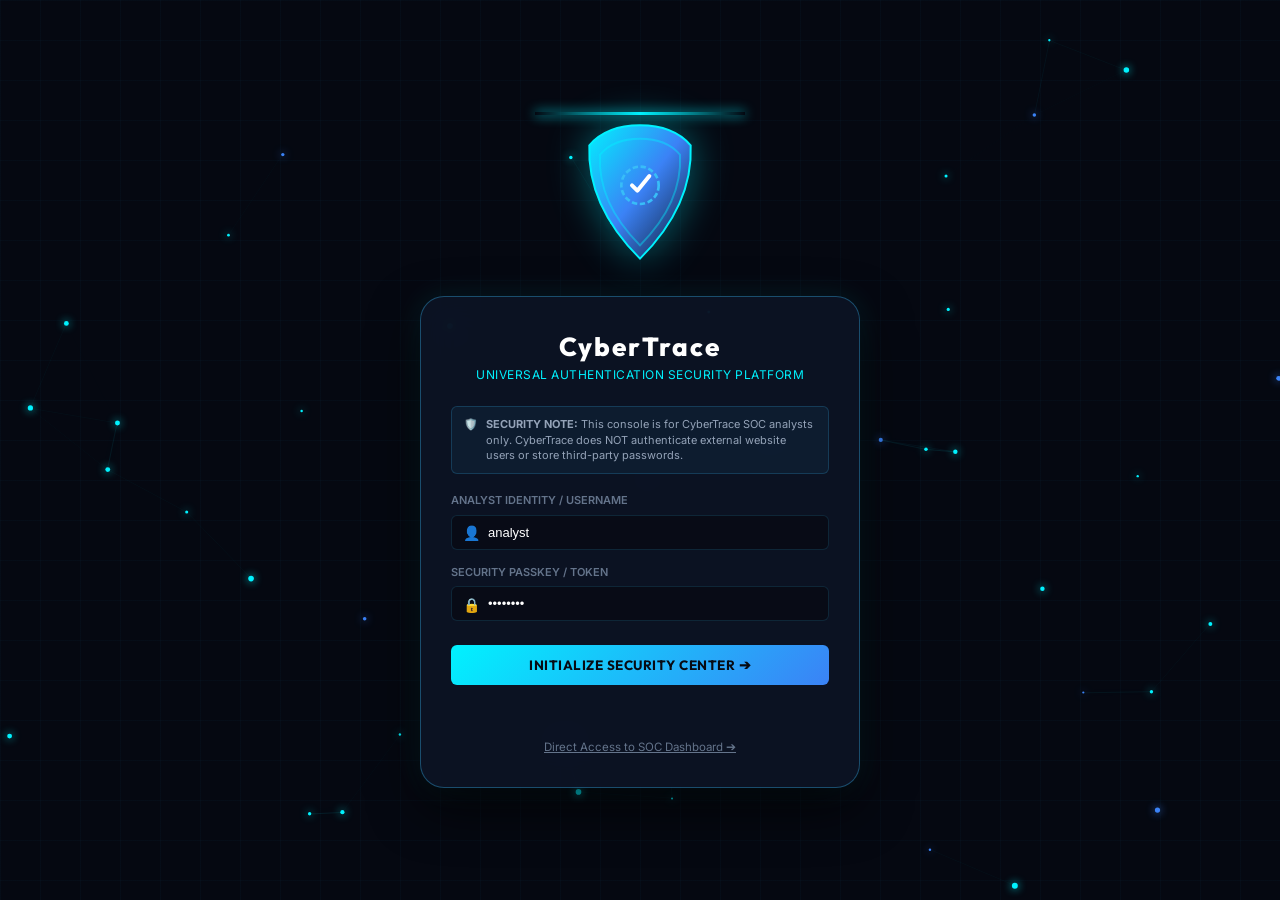
<file: frontend/login.html>
<!DOCTYPE html>
<html lang="en">
<head>
  <meta charset="UTF-8">
  <meta name="viewport" content="width=device-width, initial-scale=1.0">
  <title>CyberTrace — 3D Security Operations Center Login</title>
  <link rel="stylesheet" href="css/style.css">
  <link rel="icon" href="data:image/svg+xml,<svg xmlns='http://www.w3.org/2000/svg' viewBox='0 0 100 100'><text y='.9em' font-size='90'>🛡️</text></svg>">
</head>
<body style="display:flex; align-items:center; justify-content:center; height:100vh; background:#050811; overflow:hidden;">

  <canvas id="loginCyberCanvas" class="cyber-canvas-bg"></canvas>

  <div class="login-container-3d">
    <!-- 3D Rotating Security Shield & Laser Scanner -->
    <div class="shield-perspective-rig">
      <div class="shield-3d-model">
        <svg class="shield-svg-graphic" viewBox="0 0 100 120">
          <defs>
            <linearGradient id="shieldCyberGrad" x1="0%" y1="0%" x2="100%" y2="100%">
              <stop offset="0%" stop-color="#00f2fe" />
              <stop offset="50%" stop-color="#3b82f6" />
              <stop offset="100%" stop-color="#0f172a" />
            </linearGradient>
          </defs>
          <path d="M 50 10 Q 75 10 88 25 Q 90 70 50 110 Q 10 70 12 25 Q 25 10 50 10 Z" fill="url(#shieldCyberGrad)" stroke="#00f2fe" stroke-width="1.5"/>
          <path d="M 50 20 Q 70 20 80 32 Q 82 68 50 100 Q 18 68 20 32 Q 30 20 50 20 Z" fill="none" stroke="rgba(0, 242, 254, 0.4)" stroke-width="1.5"/>
          <circle cx="50" cy="55" r="14" fill="none" stroke="#38bdf8" stroke-width="2" stroke-dasharray="4 2"/>
          <path d="M 44 55 L 48 59 L 57 48" fill="none" stroke="#fff" stroke-width="3" stroke-linecap="round" stroke-linejoin="round"/>
        </svg>
      </div>
      <div class="scanning-laser-beam"></div>
    </div>

    <!-- Login Form Card -->
    <div class="login-glass-box">
      <div class="login-brand-head">
        <h2>CyberTrace</h2>
        <p>UNIVERSAL AUTHENTICATION SECURITY PLATFORM</p>
      </div>

      <div class="security-policy-disclaimer">
        <span>🛡️</span>
        <span><b>SECURITY NOTE:</b> This console is for CyberTrace SOC analysts only. CyberTrace does NOT authenticate external website users or store third-party passwords.</span>
      </div>

      <form id="sentinelLoginForm">
        <div class="form-field">
          <label for="loginUsername">ANALYST IDENTITY / USERNAME</label>
          <div class="input-with-icon">
            <span class="field-icon">👤</span>
            <input type="text" id="loginUsername" value="analyst" required autocomplete="off">
          </div>
        </div>

        <div class="form-field">
          <label for="loginKey">SECURITY PASSKEY / TOKEN</label>
          <div class="input-with-icon">
            <span class="field-icon">🔒</span>
            <input type="password" id="loginKey" value="••••••••" required>
          </div>
        </div>

        <button type="submit" class="btn-login-submit" id="btnLoginSubmit">
          INITIALIZE SECURITY CENTER ➔
        </button>
      </form>

      <div class="login-stage-progress" id="loginProgressStatus"></div>

      <div style="text-align:center; margin-top:14px;">
        <a href="dashboard.html" style="color:var(--text-muted); font-size:11.5px; text-decoration:underline;">
          Direct Access to SOC Dashboard ➔
        </a>
      </div>
    </div>
  </div>

  <script src="js/app.js"></script>
  <script src="js/login.js"></script>
  <script>
    document.getElementById('sentinelLoginForm').addEventListener('submit', (e) => {
      e.preventDefault();
      const statusEl = document.getElementById('loginProgressStatus');
      const stages = [
        { text: "AUTHENTICATING IDENTITY...", delay: 300 },
        { text: "VERIFYING CRYPTOGRAPHIC SESSION...", delay: 700 },
        { text: "LOADING SECURITY OPERATIONS CENTER...", delay: 1100 },
        { text: "INITIALIZING ACCESS LOG MONITOR...", delay: 1500 },
        { text: "SECURITY CENTER READY ✓", delay: 1900 }
      ];
      stages.forEach(s => setTimeout(() => statusEl.textContent = s.text, s.delay));
      setTimeout(() => { window.location.href = 'dashboard.html'; }, 2200);
    });
  </script>
</body>
</html>
</file>
<file: frontend/css/style.css>
/* ==========================================================================
   SENTINEL — Universal Authentication Security & Access Monitoring Platform
   Cybersecurity SOC Enterprise Design System (Vanilla CSS3)
   ========================================================================== */

@import url('https://fonts.googleapis.com/css2?family=Inter:wght@300;400;500;600;700;800&family=Outfit:wght@400;600;700;800&family=JetBrains+Mono:wght@400;500;600&display=swap');

:root {
  /* Color Palette - Curated SOC Dark Theme */
  --bg-primary: #070b13;
  --bg-secondary: #0c1220;
  --bg-card: rgba(15, 23, 42, 0.75);
  --bg-card-hover: rgba(22, 33, 58, 0.85);
  --bg-glass: rgba(13, 21, 38, 0.65);
  --border-glass: rgba(56, 189, 248, 0.15);
  --border-glass-bright: rgba(56, 189, 248, 0.35);

  /* Neon Cyber Accents */
  --cyan-primary: #00f2fe;
  --cyan-glow: rgba(0, 242, 254, 0.4);
  --blue-primary: #3b82f6;
  --blue-glow: rgba(59, 130, 246, 0.35);

  /* Threat & Status Tiers */
  --risk-safe: #10b981;
  --risk-safe-glow: rgba(16, 185, 129, 0.3);
  --risk-low: #06b6d4;
  --risk-medium: #f59e0b;
  --risk-medium-glow: rgba(245, 158, 11, 0.3);
  --risk-high: #f97316;
  --risk-critical: #ef4444;
  --risk-critical-glow: rgba(239, 68, 68, 0.45);

  /* Typography */
  --text-primary: #f8fafc;
  --text-secondary: #94a3b8;
  --text-muted: #64748b;
  --text-cyan: #38bdf8;

  --font-sans: 'Inter', -apple-system, BlinkMacSystemFont, sans-serif;
  --font-display: 'Outfit', sans-serif;
  --font-mono: 'JetBrains Mono', monospace;

  /* Layout */
  --sidebar-width: 260px;
  --header-height: 70px;
  --radius-sm: 6px;
  --radius-md: 10px;
  --radius-lg: 16px;
  --radius-xl: 24px;

  /* Transitions */
  --trans-fast: 0.18s ease;
  --trans-normal: 0.28s cubic-bezier(0.16, 1, 0.3, 1);
}

*, *::before, *::after {
  box-sizing: border-box;
  margin: 0;
  padding: 0;
}

html, body {
  width: 100%;
  height: 100%;
  background-color: var(--bg-primary);
  color: var(--text-primary);
  font-family: var(--font-sans);
  font-size: 14px;
  line-height: 1.5;
  overflow-x: hidden;
  -webkit-font-smoothing: antialiased;
}

/* Background Cyber Grid */
body::before {
  content: '';
  position: fixed;
  top: 0;
  left: 0;
  width: 100%;
  height: 100%;
  background-image: 
    linear-gradient(rgba(56, 189, 248, 0.03) 1px, transparent 1px),
    linear-gradient(90deg, rgba(56, 189, 248, 0.03) 1px, transparent 1px);
  background-size: 40px 40px;
  pointer-events: none;
  z-index: 0;
}

/* ==========================================================================
   GLASSMORPHISM & PANELS
   ========================================================================== */
.glass-panel {
  background: var(--bg-card);
  backdrop-filter: blur(14px);
  -webkit-backdrop-filter: blur(14px);
  border: 1px solid var(--border-glass);
  border-radius: var(--radius-lg);
  box-shadow: 0 10px 30px -5px rgba(0, 0, 0, 0.5), 0 0 1px 1px rgba(255, 255, 255, 0.05) inset;
  transition: border-color var(--trans-normal), box-shadow var(--trans-normal);
}

.glass-panel:hover {
  border-color: var(--border-glass-bright);
}

/* ==========================================================================
   DEMO CONTROLLER BAR (FLOATING TOP/BOTTOM FOR PRESENTATIONS)
   ========================================================================== */
.demo-controller-bar {
  position: fixed;
  bottom: 16px;
  left: 50%;
  transform: translateX(-50%);
  background: rgba(10, 16, 30, 0.92);
  backdrop-filter: blur(16px);
  border: 1px solid rgba(0, 242, 254, 0.35);
  border-radius: 9999px;
  padding: 8px 18px;
  display: flex;
  align-items: center;
  gap: 10px;
  z-index: 9999;
  box-shadow: 0 12px 35px rgba(0, 0, 0, 0.7), 0 0 20px rgba(0, 242, 254, 0.2);
}

.demo-badge {
  display: flex;
  align-items: center;
  gap: 6px;
  padding-right: 10px;
  border-right: 1px solid rgba(255, 255, 255, 0.15);
  font-family: var(--font-display);
  font-size: 11px;
  font-weight: 700;
  letter-spacing: 1px;
  color: var(--cyan-primary);
}

.pulse-dot {
  width: 8px;
  height: 8px;
  border-radius: 50%;
  background: var(--cyan-primary);
  box-shadow: 0 0 10px var(--cyan-primary);
  animation: pulseAnim 1.8s infinite;
}

@keyframes pulseAnim {
  0% { transform: scale(0.9); opacity: 0.7; }
  50% { transform: scale(1.3); opacity: 1; box-shadow: 0 0 14px var(--cyan-primary); }
  100% { transform: scale(0.9); opacity: 0.7; }
}

.demo-btn {
  border: none;
  outline: none;
  cursor: pointer;
  font-family: var(--font-display);
  font-size: 11.5px;
  font-weight: 700;
  letter-spacing: 0.5px;
  padding: 7px 13px;
  border-radius: 9999px;
  transition: all var(--trans-fast);
  display: flex;
  align-items: center;
  gap: 5px;
}

.demo-btn-safe {
  background: rgba(16, 185, 129, 0.18);
  color: #34d399;
  border: 1px solid rgba(16, 185, 129, 0.4);
}
.demo-btn-safe:hover {
  background: #10b981;
  color: #fff;
  box-shadow: 0 0 14px var(--risk-safe-glow);
}

.demo-btn-wrong {
  background: rgba(245, 158, 11, 0.18);
  color: #fbbf24;
  border: 1px solid rgba(245, 158, 11, 0.4);
}
.demo-btn-wrong:hover {
  background: #f59e0b;
  color: #fff;
  box-shadow: 0 0 14px var(--risk-medium-glow);
}

.demo-btn-unknown {
  background: rgba(6, 182, 212, 0.18);
  color: #38bdf8;
  border: 1px solid rgba(6, 182, 212, 0.4);
}
.demo-btn-unknown:hover {
  background: #06b6d4;
  color: #fff;
}

.demo-btn-burst {
  background: rgba(249, 115, 22, 0.18);
  color: #fb923c;
  border: 1px solid rgba(249, 115, 22, 0.4);
}
.demo-btn-burst:hover {
  background: #f97316;
  color: #fff;
}

.demo-btn-critical {
  background: rgba(239, 68, 68, 0.2);
  color: #f87171;
  border: 1px solid rgba(239, 68, 68, 0.5);
  animation: glowRed 2s infinite alternate;
}
.demo-btn-critical:hover {
  background: #ef4444;
  color: #fff;
  box-shadow: 0 0 18px var(--risk-critical-glow);
}

@keyframes glowRed {
  from { box-shadow: 0 0 6px rgba(239, 68, 68, 0.2); }
  to { box-shadow: 0 0 14px rgba(239, 68, 68, 0.6); }
}

/* ==========================================================================
   APP CONTAINER & LAYOUT
   ========================================================================= */
.app-layout {
  display: flex;
  width: 100%;
  height: 100vh;
  overflow: hidden;
  position: relative;
  z-index: 1;
}

/* Sidebar */
.sidebar {
  width: var(--sidebar-width);
  height: 100%;
  background: var(--bg-secondary);
  border-right: 1px solid var(--border-glass);
  display: flex;
  flex-direction: column;
  flex-shrink: 0;
  z-index: 50;
}

.sidebar-header {
  padding: 22px 20px;
  border-bottom: 1px solid var(--border-glass);
  display: flex;
  align-items: center;
  gap: 12px;
}

.brand-icon {
  width: 36px;
  height: 36px;
  background: linear-gradient(135deg, var(--cyan-primary), var(--blue-primary));
  border-radius: var(--radius-md);
  display: flex;
  align-items: center;
  justify-content: center;
  font-size: 20px;
  box-shadow: 0 0 16px var(--cyan-glow);
}

.brand-info h1 {
  font-family: var(--font-display);
  font-size: 19px;
  font-weight: 800;
  letter-spacing: 1.5px;
  color: #fff;
}

.brand-tag {
  font-family: var(--font-mono);
  font-size: 9.5px;
  color: var(--cyan-primary);
  letter-spacing: 0.8px;
}

.sidebar-nav {
  padding: 16px 12px;
  display: flex;
  flex-direction: column;
  gap: 4px;
  flex: 1;
  overflow-y: auto;
}

.nav-category {
  font-size: 10.5px;
  font-weight: 700;
  text-transform: uppercase;
  color: var(--text-muted);
  letter-spacing: 1px;
  padding: 12px 10px 6px;
}

.nav-link {
  display: flex;
  align-items: center;
  gap: 10px;
  padding: 9px 12px;
  border-radius: var(--radius-sm);
  color: var(--text-secondary);
  text-decoration: none;
  font-weight: 500;
  font-size: 13px;
  transition: all var(--trans-fast);
  cursor: pointer;
}

.nav-link:hover {
  color: #fff;
  background: rgba(56, 189, 248, 0.08);
}

.nav-link.active {
  color: var(--cyan-primary);
  background: rgba(0, 242, 254, 0.12);
  border-left: 3px solid var(--cyan-primary);
  font-weight: 600;
}

.nav-icon {
  font-size: 16px;
}

.nav-badge {
  margin-left: auto;
  font-family: var(--font-mono);
  font-size: 10px;
  font-weight: 700;
  padding: 2px 7px;
  border-radius: 9999px;
  background: rgba(239, 68, 68, 0.2);
  color: #f87171;
  border: 1px solid rgba(239, 68, 68, 0.4);
}

.sidebar-footer {
  padding: 14px 16px;
  border-top: 1px solid var(--border-glass);
  font-size: 11px;
  color: var(--text-muted);
  display: flex;
  flex-direction: column;
  gap: 6px;
}

.role-pill {
  display: inline-flex;
  align-items: center;
  gap: 6px;
  font-family: var(--font-mono);
  font-size: 10.5px;
  padding: 4px 8px;
  border-radius: var(--radius-sm);
  background: rgba(56, 189, 248, 0.1);
  color: var(--cyan-primary);
  border: 1px solid var(--border-glass);
}

/* Main Content Area */
.main-wrapper {
  flex: 1;
  height: 100%;
  display: flex;
  flex-direction: column;
  overflow: hidden;
  position: relative;
}

/* Top Header */
.top-header {
  height: var(--header-height);
  border-bottom: 1px solid var(--border-glass);
  background: rgba(12, 18, 32, 0.85);
  backdrop-filter: blur(12px);
  padding: 0 24px;
  display: flex;
  align-items: center;
  justify-content: space-between;
  flex-shrink: 0;
  z-index: 40;
}

.header-left {
  display: flex;
  align-items: center;
  gap: 18px;
}

.page-title {
  font-family: var(--font-display);
  font-size: 18px;
  font-weight: 700;
  color: #fff;
}

/* Application Selector & Role Perspective Controls */
.header-controls {
  display: flex;
  align-items: center;
  gap: 12px;
}

.control-label {
  font-size: 11px;
  color: var(--text-muted);
  font-weight: 600;
  text-transform: uppercase;
}

.app-select, .role-select {
  background: rgba(15, 23, 42, 0.9);
  color: #fff;
  border: 1px solid var(--border-glass);
  padding: 6px 12px;
  border-radius: var(--radius-sm);
  font-family: var(--font-sans);
  font-size: 12.5px;
  font-weight: 500;
  outline: none;
  cursor: pointer;
  transition: border-color var(--trans-fast);
}

.app-select:focus, .role-select:focus {
  border-color: var(--cyan-primary);
}

.btn-header {
  background: linear-gradient(135deg, rgba(0, 242, 254, 0.2), rgba(59, 130, 246, 0.2));
  color: #fff;
  border: 1px solid var(--border-glass-bright);
  padding: 6px 14px;
  border-radius: var(--radius-sm);
  font-family: var(--font-display);
  font-size: 12px;
  font-weight: 600;
  cursor: pointer;
  transition: all var(--trans-fast);
  display: flex;
  align-items: center;
  gap: 6px;
}

.btn-header:hover {
  background: linear-gradient(135deg, var(--cyan-primary), var(--blue-primary));
  color: #070b13;
  box-shadow: 0 0 16px var(--cyan-glow);
}

/* Content Container */
.content-body {
  flex: 1;
  overflow-y: auto;
  padding: 22px 24px 80px;
}

.view-section {
  display: none;
}

.view-section.active {
  display: block;
  animation: fadeIn 0.25s ease-out;
}

@keyframes fadeIn {
  from { opacity: 0; transform: translateY(6px); }
  to { opacity: 1; transform: translateY(0); }
}

/* ==========================================================================
   METRIC KPI CARDS
   ========================================================================== */
.kpi-grid {
  display: grid;
  grid-template-columns: repeat(auto-fit, minmax(170px, 1fr));
  gap: 14px;
  margin-bottom: 22px;
}

.kpi-card {
  padding: 16px 18px;
  display: flex;
  flex-direction: column;
  gap: 6px;
  position: relative;
  overflow: hidden;
}

.kpi-card::after {
  content: '';
  position: absolute;
  top: 0;
  left: 0;
  width: 4px;
  height: 100%;
  background: var(--card-accent, var(--cyan-primary));
}

.kpi-title {
  font-family: var(--font-display);
  font-size: 11px;
  font-weight: 700;
  color: var(--text-secondary);
  text-transform: uppercase;
  letter-spacing: 0.8px;
}

.kpi-value {
  font-family: var(--font-mono);
  font-size: 26px;
  font-weight: 700;
  color: #fff;
  letter-spacing: -0.5px;
}

.kpi-meta {
  font-size: 11px;
  color: var(--text-muted);
  display: flex;
  align-items: center;
  gap: 4px;
}

/* ==========================================================================
   CHARTS & TELEMETRY ROW
   ========================================================================== */
.charts-grid {
  display: grid;
  grid-template-columns: 2fr 1fr;
  gap: 16px;
  margin-bottom: 22px;
}

@media (max-width: 1024px) {
  .charts-grid {
    grid-template-columns: 1fr;
  }
}

.chart-card {
  padding: 18px 20px;
  display: flex;
  flex-direction: column;
}

.card-header-flex {
  display: flex;
  align-items: center;
  justify-content: space-between;
  margin-bottom: 14px;
}

.card-title {
  font-family: var(--font-display);
  font-size: 14px;
  font-weight: 700;
  color: #fff;
  letter-spacing: 0.5px;
  display: flex;
  align-items: center;
  gap: 8px;
}

/* Custom SVG Chart Elements */
.svg-chart-container {
  width: 100%;
  height: 200px;
  position: relative;
}

/* ==========================================================================
   LIVE AUTHENTICATION MONITOR TABLE
   ========================================================================== */
.table-card {
  padding: 18px 20px;
  display: flex;
  flex-direction: column;
  margin-bottom: 22px;
}

.table-controls-bar {
  display: flex;
  align-items: center;
  justify-content: space-between;
  gap: 12px;
  margin-bottom: 14px;
  flex-wrap: wrap;
}

.search-input-wrap {
  position: relative;
  min-width: 240px;
}

.search-input {
  width: 100%;
  background: rgba(15, 23, 42, 0.8);
  border: 1px solid var(--border-glass);
  padding: 7px 12px 7px 32px;
  border-radius: var(--radius-sm);
  color: #fff;
  font-size: 12.5px;
  outline: none;
}

.search-input:focus {
  border-color: var(--cyan-primary);
}

.search-icon-pos {
  position: absolute;
  left: 10px;
  top: 50%;
  transform: translateY(-50%);
  color: var(--text-muted);
  font-size: 13px;
}

.filter-group {
  display: flex;
  align-items: center;
  gap: 8px;
}

.table-responsive {
  width: 100%;
  overflow-x: auto;
}

.soc-table {
  width: 100%;
  border-collapse: collapse;
  text-align: left;
  font-size: 12.5px;
}

.soc-table th {
  padding: 10px 12px;
  border-bottom: 1px solid var(--border-glass);
  color: var(--text-muted);
  font-weight: 600;
  text-transform: uppercase;
  font-size: 10.5px;
  letter-spacing: 0.6px;
}

.soc-table td {
  padding: 11px 12px;
  border-bottom: 1px solid rgba(255, 255, 255, 0.04);
  color: var(--text-secondary);
}

.soc-table tbody tr {
  transition: background var(--trans-fast);
  cursor: pointer;
}

.soc-table tbody tr:hover {
  background: rgba(56, 189, 248, 0.05);
}

.soc-table tbody tr.row-critical {
  background: rgba(239, 68, 68, 0.08);
}
.soc-table tbody tr.row-high {
  background: rgba(249, 115, 22, 0.06);
}

/* Status Badges */
.badge {
  display: inline-flex;
  align-items: center;
  gap: 5px;
  padding: 3px 8px;
  border-radius: 4px;
  font-family: var(--font-mono);
  font-size: 11px;
  font-weight: 600;
  text-transform: uppercase;
}

.badge-safe {
  background: rgba(16, 185, 129, 0.15);
  color: #34d399;
  border: 1px solid rgba(16, 185, 129, 0.35);
}

.badge-monitoring {
  background: rgba(6, 182, 212, 0.15);
  color: #38bdf8;
  border: 1px solid rgba(6, 182, 212, 0.35);
}

.badge-suspicious {
  background: rgba(245, 158, 11, 0.15);
  color: #fbbf24;
  border: 1px solid rgba(245, 158, 11, 0.35);
}

.badge-alert {
  background: rgba(249, 115, 22, 0.15);
  color: #fb923c;
  border: 1px solid rgba(249, 115, 22, 0.35);
}

.badge-critical {
  background: rgba(239, 68, 68, 0.2);
  color: #f87171;
  border: 1px solid rgba(239, 68, 68, 0.45);
}

.score-badge {
  font-family: var(--font-mono);
  font-weight: 700;
  padding: 2px 6px;
  border-radius: 3px;
}

/* ==========================================================================
   ANIMATED SECURITY ALERT MODAL
   ========================================================================== */
.alert-modal-backdrop {
  position: fixed;
  top: 0;
  left: 0;
  width: 100vw;
  height: 100vh;
  background: rgba(4, 7, 14, 0.85);
  backdrop-filter: blur(8px);
  display: flex;
  align-items: center;
  justify-content: center;
  z-index: 10000;
  opacity: 0;
  pointer-events: none;
  transition: opacity 0.25s ease;
}

.alert-modal-backdrop.active {
  opacity: 1;
  pointer-events: all;
}

.alert-modal-card {
  width: 90%;
  max-width: 580px;
  background: #0d1527;
  border: 2px solid var(--risk-critical);
  border-radius: var(--radius-xl);
  padding: 28px;
  box-shadow: 0 0 50px rgba(239, 68, 68, 0.5), 0 20px 40px rgba(0, 0, 0, 0.8);
  animation: modalPop 0.35s cubic-bezier(0.16, 1, 0.3, 1);
  position: relative;
}

@keyframes modalPop {
  0% { transform: scale(0.85); opacity: 0; }
  100% { transform: scale(1); opacity: 1; }
}

.alert-modal-header {
  display: flex;
  align-items: center;
  gap: 12px;
  margin-bottom: 16px;
}

.alert-siren-icon {
  font-size: 32px;
  animation: sirenFlash 1s infinite alternate;
}

@keyframes sirenFlash {
  0% { transform: scale(1); filter: drop-shadow(0 0 6px var(--risk-critical)); }
  100% { transform: scale(1.15); filter: drop-shadow(0 0 18px var(--risk-critical)); }
}

.alert-title-wrap h2 {
  font-family: var(--font-display);
  font-size: 20px;
  font-weight: 800;
  color: #f87171;
  letter-spacing: 0.5px;
}

.alert-subtitle {
  font-size: 12px;
  color: var(--text-secondary);
}

.alert-details-grid {
  display: grid;
  grid-template-columns: 1fr 1fr;
  gap: 10px;
  background: rgba(15, 23, 42, 0.7);
  padding: 14px;
  border-radius: var(--radius-md);
  margin-bottom: 16px;
  border: 1px solid rgba(255, 255, 255, 0.06);
}

.alert-field label {
  font-size: 10.5px;
  color: var(--text-muted);
  text-transform: uppercase;
  font-weight: 600;
  display: block;
}

.alert-field span {
  font-family: var(--font-mono);
  font-size: 13px;
  font-weight: 600;
  color: #fff;
}

.triggered-rules-box {
  background: rgba(239, 68, 68, 0.08);
  border: 1px solid rgba(239, 68, 68, 0.25);
  border-radius: var(--radius-md);
  padding: 12px 14px;
  margin-bottom: 20px;
}

.rules-heading {
  font-size: 11px;
  font-weight: 700;
  text-transform: uppercase;
  color: #f87171;
  margin-bottom: 8px;
}

.rules-pills {
  display: flex;
  flex-wrap: wrap;
  gap: 6px;
}

.rule-tag {
  font-family: var(--font-mono);
  font-size: 11px;
  padding: 3px 8px;
  border-radius: 4px;
  background: rgba(239, 68, 68, 0.2);
  color: #fca5a5;
  border: 1px solid rgba(239, 68, 68, 0.4);
}

.alert-actions {
  display: flex;
  gap: 10px;
  justify-content: flex-end;
}

.btn-investigate {
  background: #ef4444;
  color: #fff;
  border: none;
  padding: 9px 18px;
  border-radius: var(--radius-sm);
  font-family: var(--font-display);
  font-weight: 700;
  font-size: 12.5px;
  cursor: pointer;
  transition: background var(--trans-fast);
}

.btn-investigate:hover {
  background: #dc2626;
  box-shadow: 0 0 16px var(--risk-critical-glow);
}

.btn-dismiss {
  background: transparent;
  color: var(--text-secondary);
  border: 1px solid var(--border-glass);
  padding: 9px 16px;
  border-radius: var(--radius-sm);
  font-size: 12.5px;
  cursor: pointer;
}

.btn-dismiss:hover {
  color: #fff;
  border-color: #fff;
}

/* ==========================================================================
   3D SECURITY LOGIN EXPERIENCE (SCREEN 1)
   ========================================================================== */
.login-screen-overlay {
  position: fixed;
  top: 0;
  left: 0;
  width: 100vw;
  height: 100vh;
  background: #050811;
  display: flex;
  align-items: center;
  justify-content: center;
  z-index: 99999;
  transition: opacity 0.5s ease, visibility 0.5s ease;
}

.login-screen-overlay.hidden {
  opacity: 0;
  visibility: hidden;
  pointer-events: none;
}

.cyber-canvas-bg {
  position: absolute;
  top: 0;
  left: 0;
  width: 100%;
  height: 100%;
  pointer-events: none;
}

.login-container-3d {
  position: relative;
  z-index: 10;
  display: flex;
  flex-direction: column;
  align-items: center;
  max-width: 440px;
  width: 90%;
}

/* 3D Shield & Laser Rig */
.shield-perspective-rig {
  position: relative;
  width: 150px;
  height: 160px;
  perspective: 600px;
  margin-bottom: 24px;
}

.shield-3d-model {
  width: 100%;
  height: 100%;
  transform-style: preserve-3d;
  animation: shieldHover 4s ease-in-out infinite alternate;
}

@keyframes shieldHover {
  0% { transform: rotateY(-12deg) rotateX(6deg) translateY(0); }
  100% { transform: rotateY(12deg) rotateX(-6deg) translateY(-8px); }
}

.shield-svg-graphic {
  width: 100%;
  height: 100%;
  filter: drop-shadow(0 0 20px rgba(0, 242, 254, 0.4));
}

.scanning-laser-beam {
  position: absolute;
  top: 0;
  left: -20%;
  width: 140%;
  height: 3px;
  background: linear-gradient(90deg, transparent, var(--cyan-primary), transparent);
  box-shadow: 0 0 12px var(--cyan-primary);
  animation: scanSweep 2.5s ease-in-out infinite;
}

@keyframes scanSweep {
  0% { top: 10%; opacity: 0; }
  50% { opacity: 1; }
  100% { top: 90%; opacity: 0; }
}

.login-glass-box {
  width: 100%;
  background: rgba(13, 21, 38, 0.85);
  backdrop-filter: blur(20px);
  border: 1px solid var(--border-glass-bright);
  border-radius: var(--radius-xl);
  padding: 30px;
  box-shadow: 0 20px 50px rgba(0, 0, 0, 0.7), 0 0 30px rgba(0, 242, 254, 0.1);
}

.login-brand-head {
  text-align: center;
  margin-bottom: 22px;
}

.login-brand-head h2 {
  font-family: var(--font-display);
  font-size: 26px;
  font-weight: 800;
  letter-spacing: 2px;
  color: #fff;
}

.login-brand-head p {
  font-size: 12px;
  color: var(--cyan-primary);
  letter-spacing: 0.5px;
}

.security-policy-disclaimer {
  background: rgba(56, 189, 248, 0.06);
  border: 1px solid rgba(56, 189, 248, 0.2);
  border-radius: var(--radius-sm);
  padding: 10px 12px;
  font-size: 11px;
  color: var(--text-secondary);
  margin-bottom: 18px;
  display: flex;
  align-items: flex-start;
  gap: 8px;
  line-height: 1.4;
}

.form-field {
  margin-bottom: 14px;
}

.form-field label {
  display: block;
  font-size: 11px;
  font-weight: 600;
  text-transform: uppercase;
  color: var(--text-muted);
  margin-bottom: 6px;
}

.input-with-icon {
  position: relative;
}

.input-with-icon input {
  width: 100%;
  background: rgba(8, 12, 22, 0.9);
  border: 1px solid var(--border-glass);
  padding: 9px 12px 9px 36px;
  border-radius: var(--radius-sm);
  color: #fff;
  font-size: 13px;
  outline: none;
}

.input-with-icon input:focus {
  border-color: var(--cyan-primary);
  box-shadow: 0 0 10px var(--cyan-glow);
}

.field-icon {
  position: absolute;
  left: 12px;
  top: 50%;
  transform: translateY(-50%);
  color: var(--text-muted);
}

.btn-login-submit {
  width: 100%;
  background: linear-gradient(135deg, var(--cyan-primary), var(--blue-primary));
  color: #070b13;
  border: none;
  padding: 11px;
  border-radius: var(--radius-sm);
  font-family: var(--font-display);
  font-size: 13.5px;
  font-weight: 700;
  letter-spacing: 0.5px;
  cursor: pointer;
  margin-top: 10px;
  transition: all var(--trans-fast);
}

.btn-login-submit:hover {
  box-shadow: 0 0 20px var(--cyan-glow);
  transform: translateY(-1px);
}

/* Multi-stage Login Progression Status */
.login-stage-progress {
  margin-top: 16px;
  text-align: center;
  font-family: var(--font-mono);
  font-size: 11.5px;
  color: var(--cyan-primary);
  min-height: 20px;
}

/* ==========================================================================
   CODE BLOCKS & API TESTER
   ========================================================================== */
.code-block-box {
  background: #060911;
  border: 1px solid var(--border-glass);
  border-radius: var(--radius-md);
  padding: 16px;
  font-family: var(--font-mono);
  font-size: 12px;
  color: #38bdf8;
  overflow-x: auto;
  line-height: 1.6;
}

.tab-nav {
  display: flex;
  gap: 4px;
  border-bottom: 1px solid var(--border-glass);
  margin-bottom: 12px;
}

.tab-btn {
  background: transparent;
  border: none;
  color: var(--text-secondary);
  font-size: 12px;
  font-weight: 600;
  padding: 8px 14px;
  cursor: pointer;
  border-bottom: 2px solid transparent;
}

.tab-btn.active {
  color: var(--cyan-primary);
  border-bottom-color: var(--cyan-primary);
}

/* Canvas Graph Visualizer */
.graph-canvas-container {
  width: 100%;
  height: 520px;
  background: #060a14;
  border: 1px solid var(--border-glass);
  border-radius: var(--radius-lg);
  position: relative;
  overflow: hidden;
}

#accessGraphCanvas {
  width: 100%;
  height: 100%;
}

.graph-legend {
  position: absolute;
  bottom: 16px;
  left: 16px;
  background: rgba(10, 16, 30, 0.85);
  backdrop-filter: blur(8px);
  border: 1px solid var(--border-glass);
  border-radius: var(--radius-sm);
  padding: 8px 12px;
  display: flex;
  gap: 12px;
  font-size: 11px;
}

.legend-item {
  display: flex;
  align-items: center;
  gap: 5px;
}

.legend-dot {
  width: 10px;
  height: 10px;
  border-radius: 50%;
}
</file>
